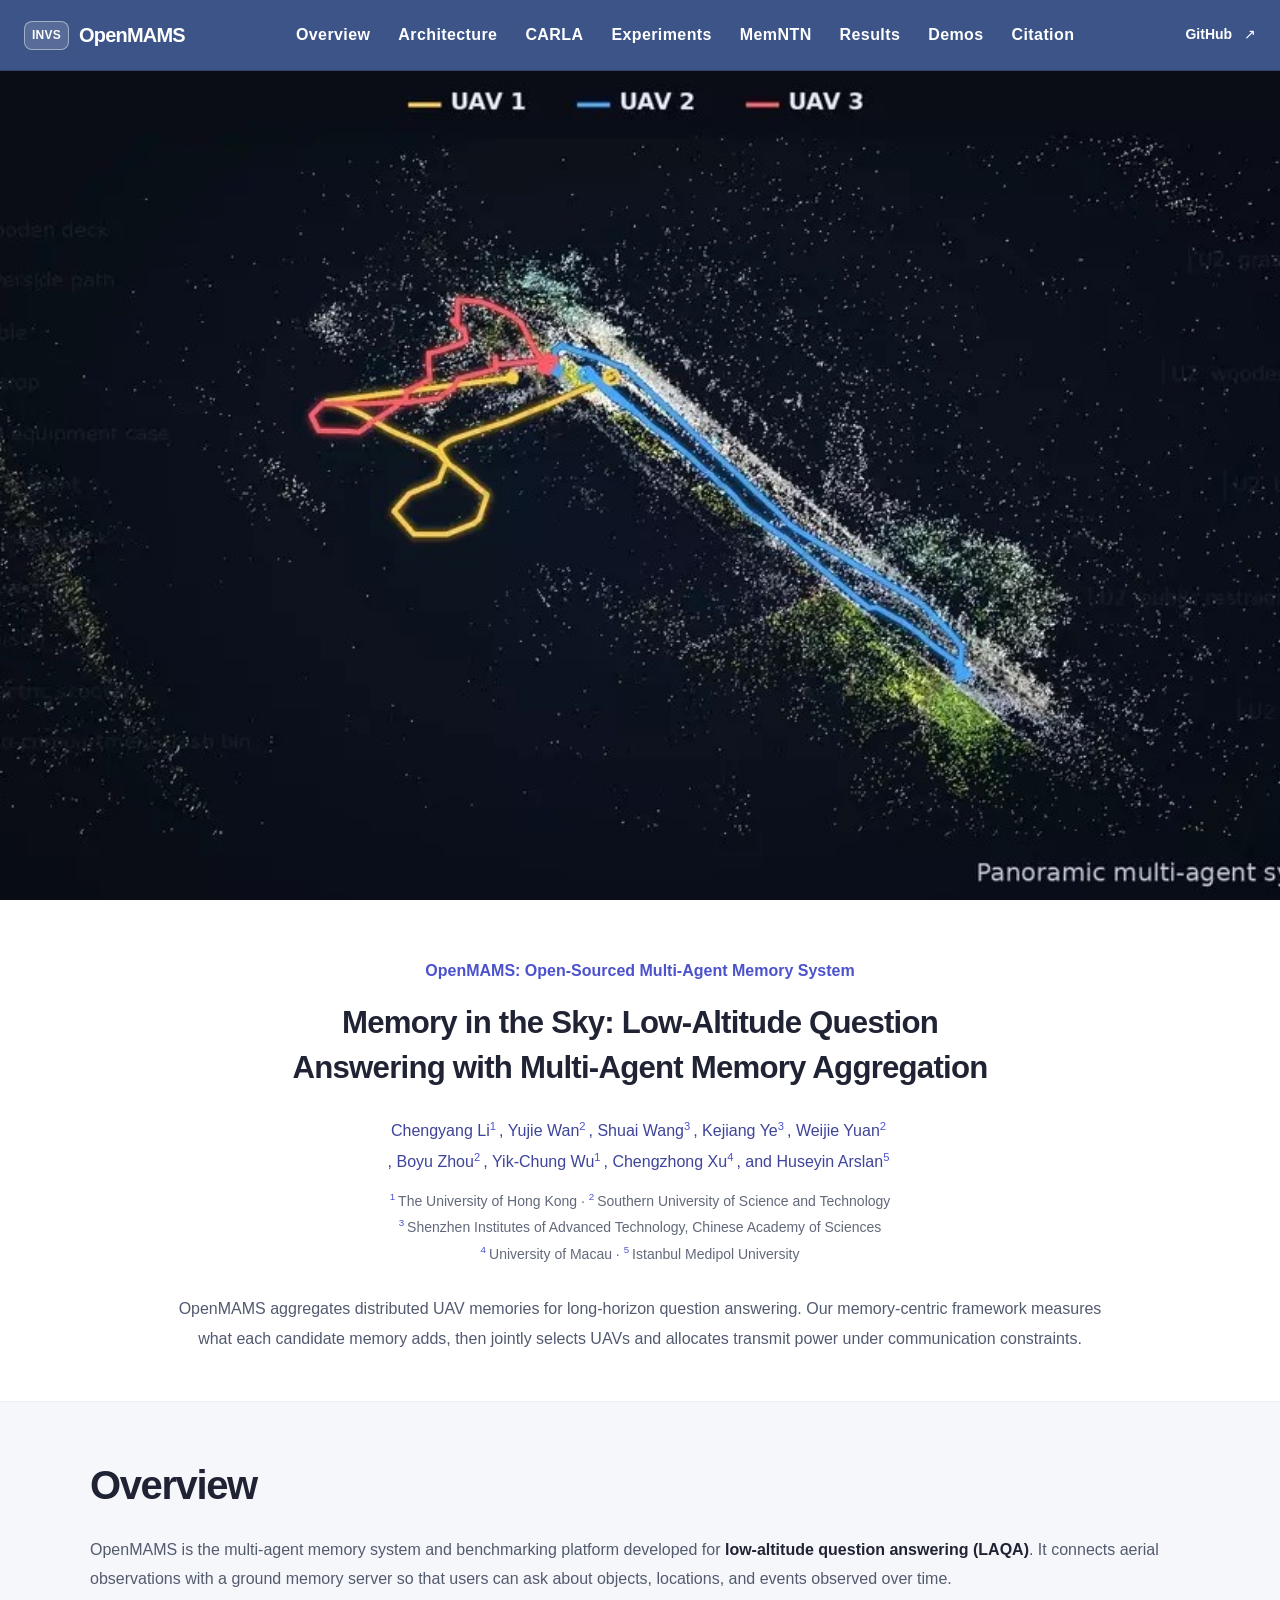
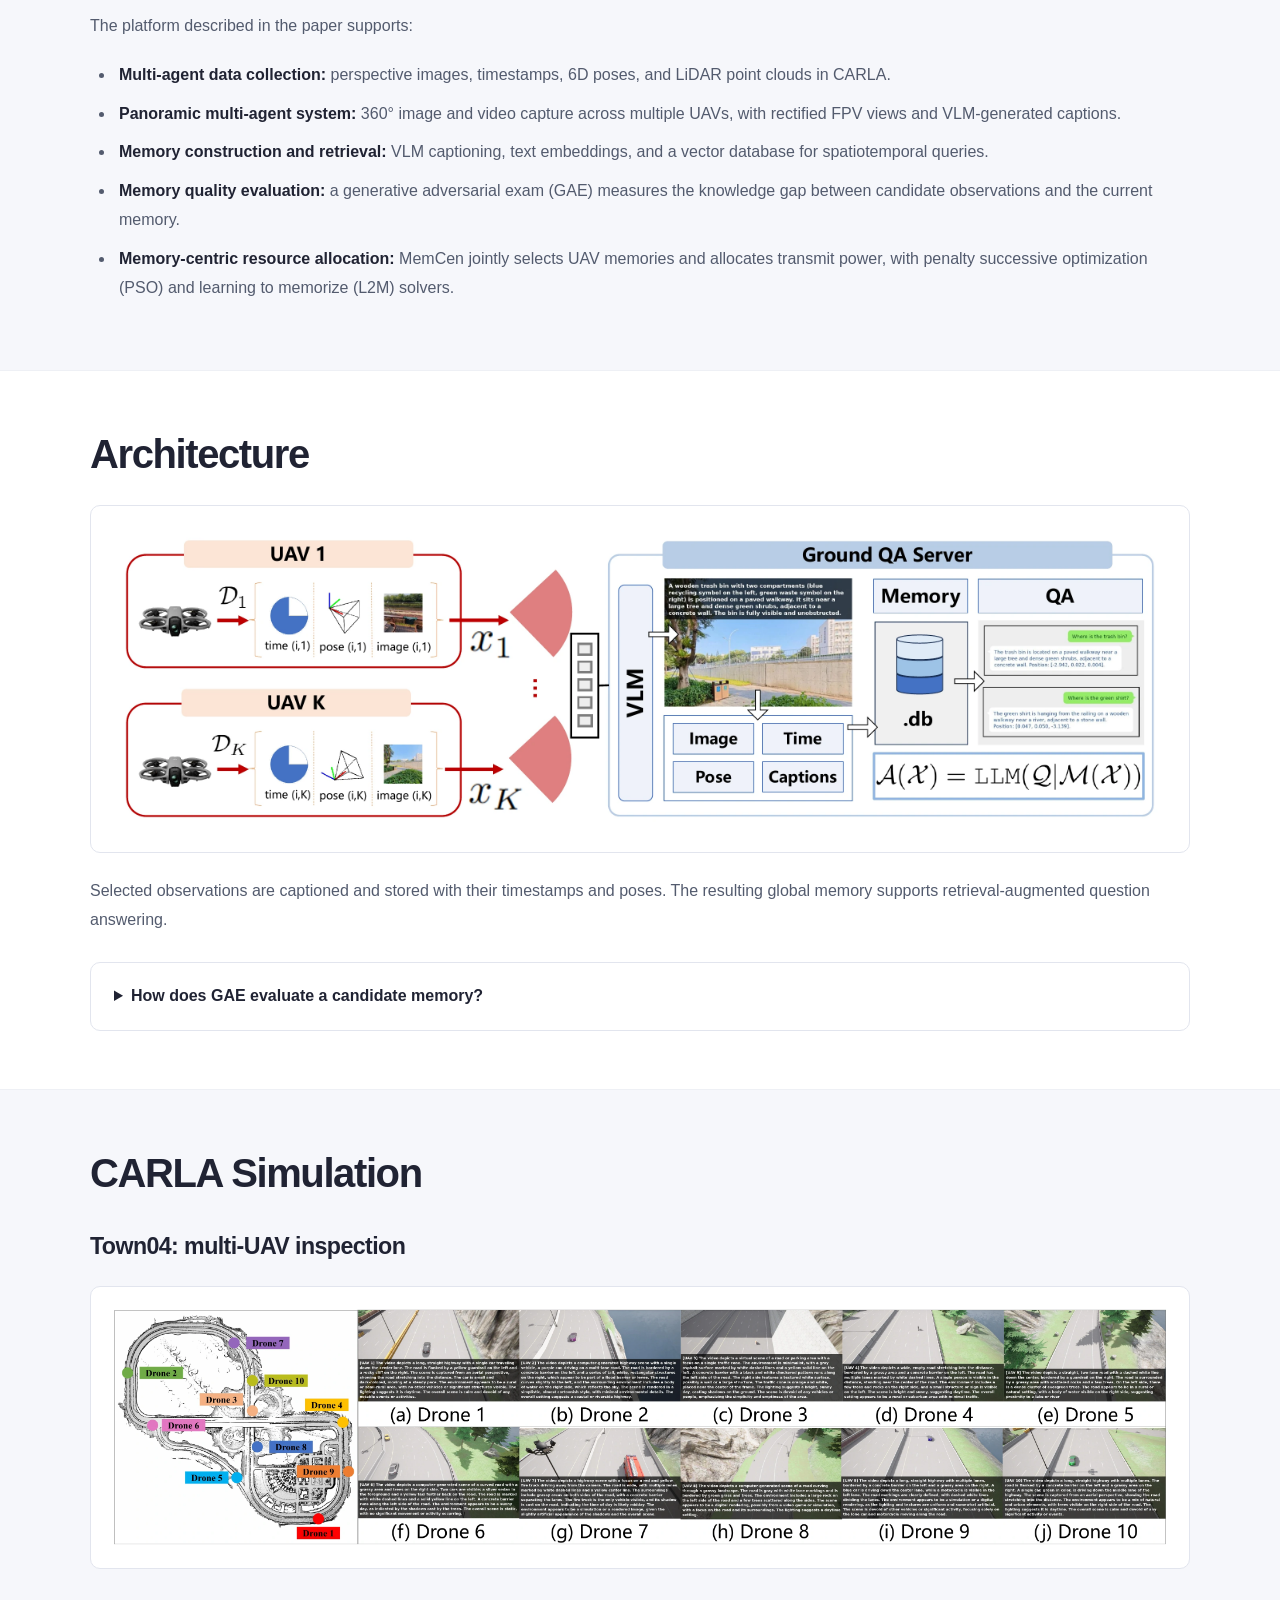
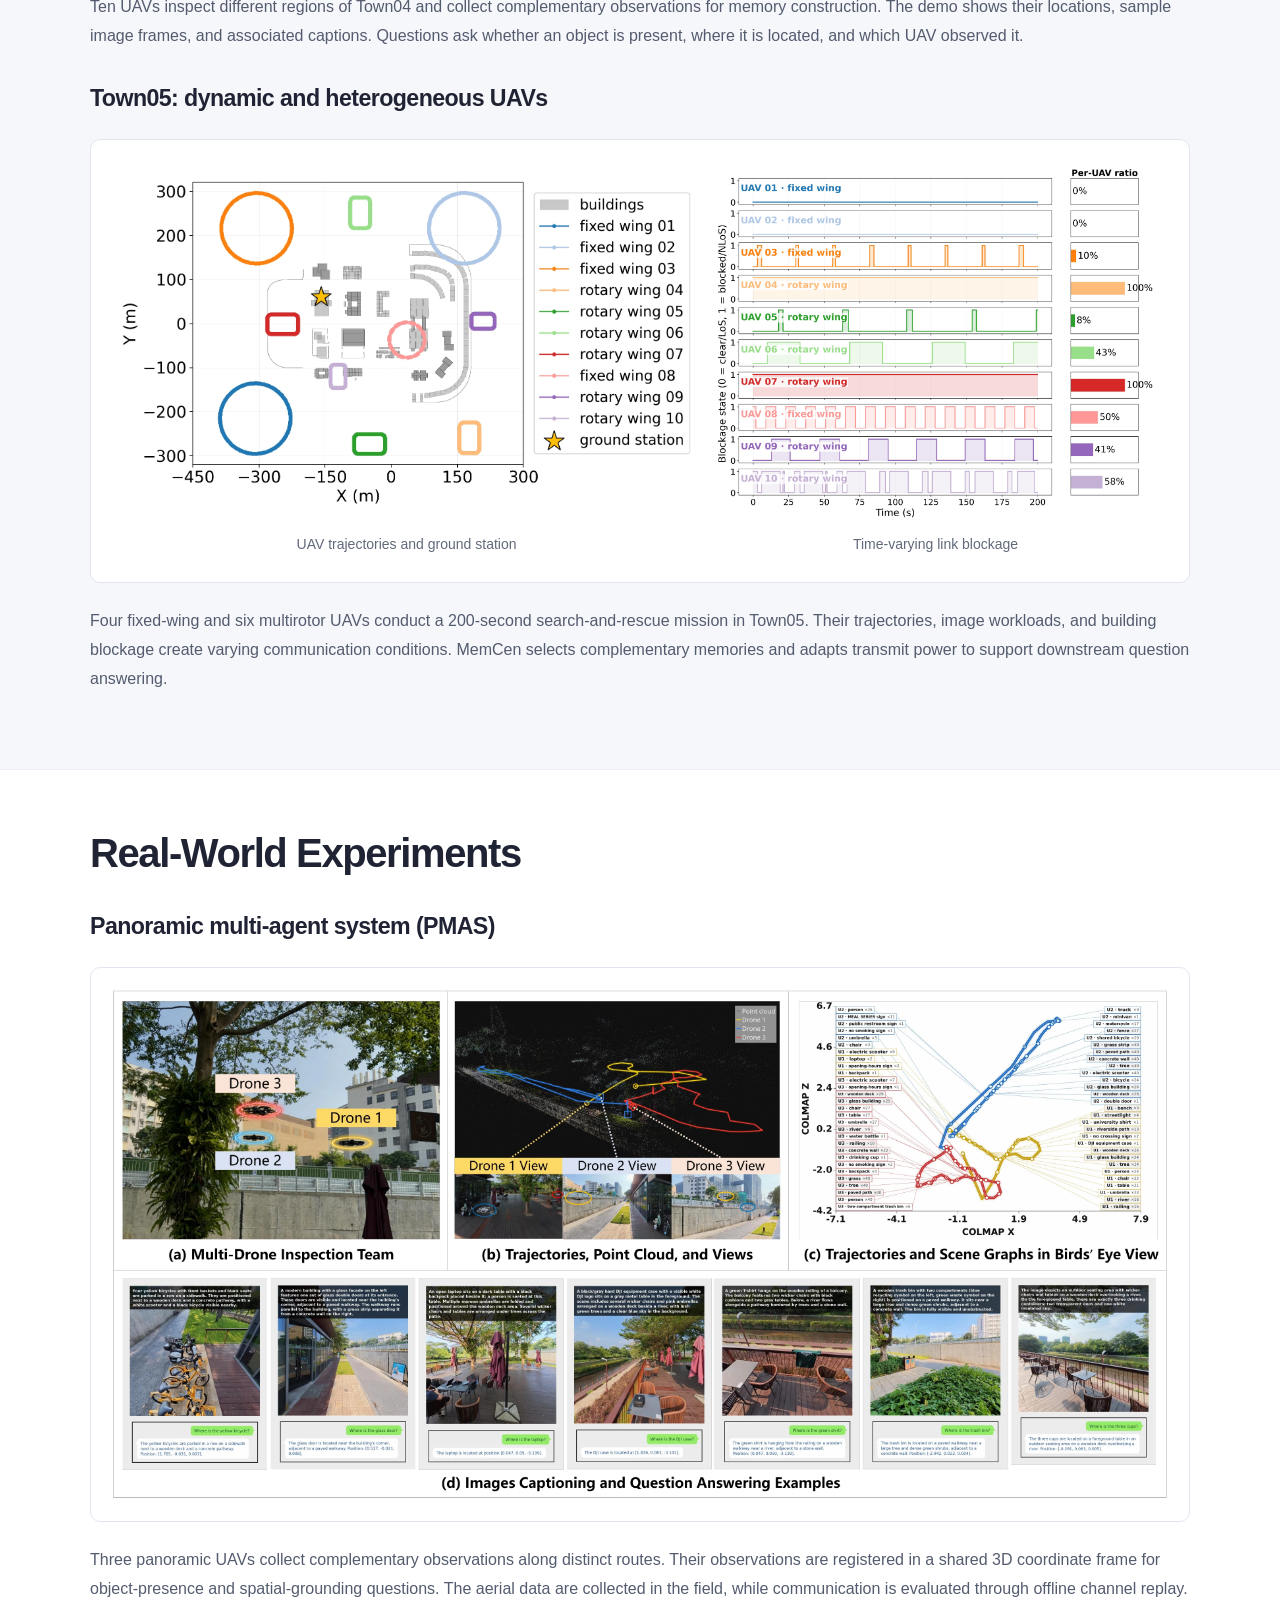
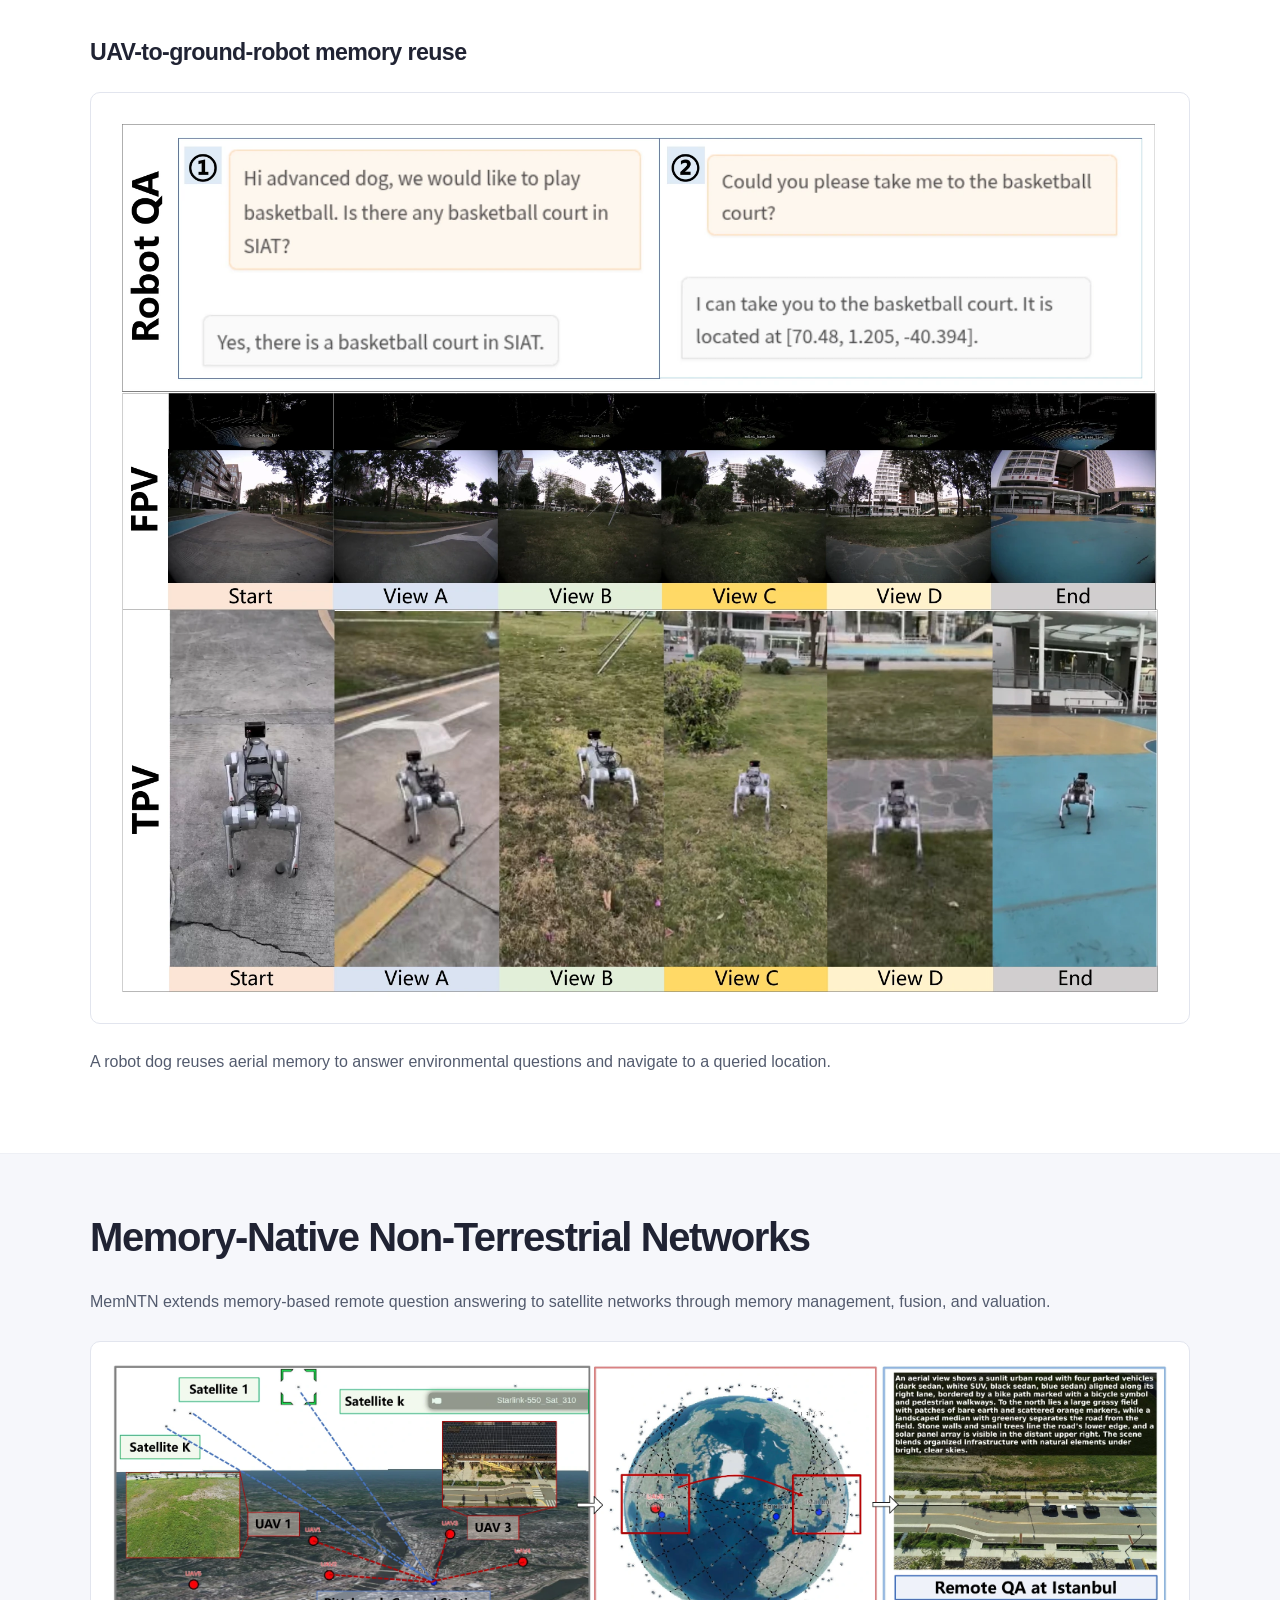
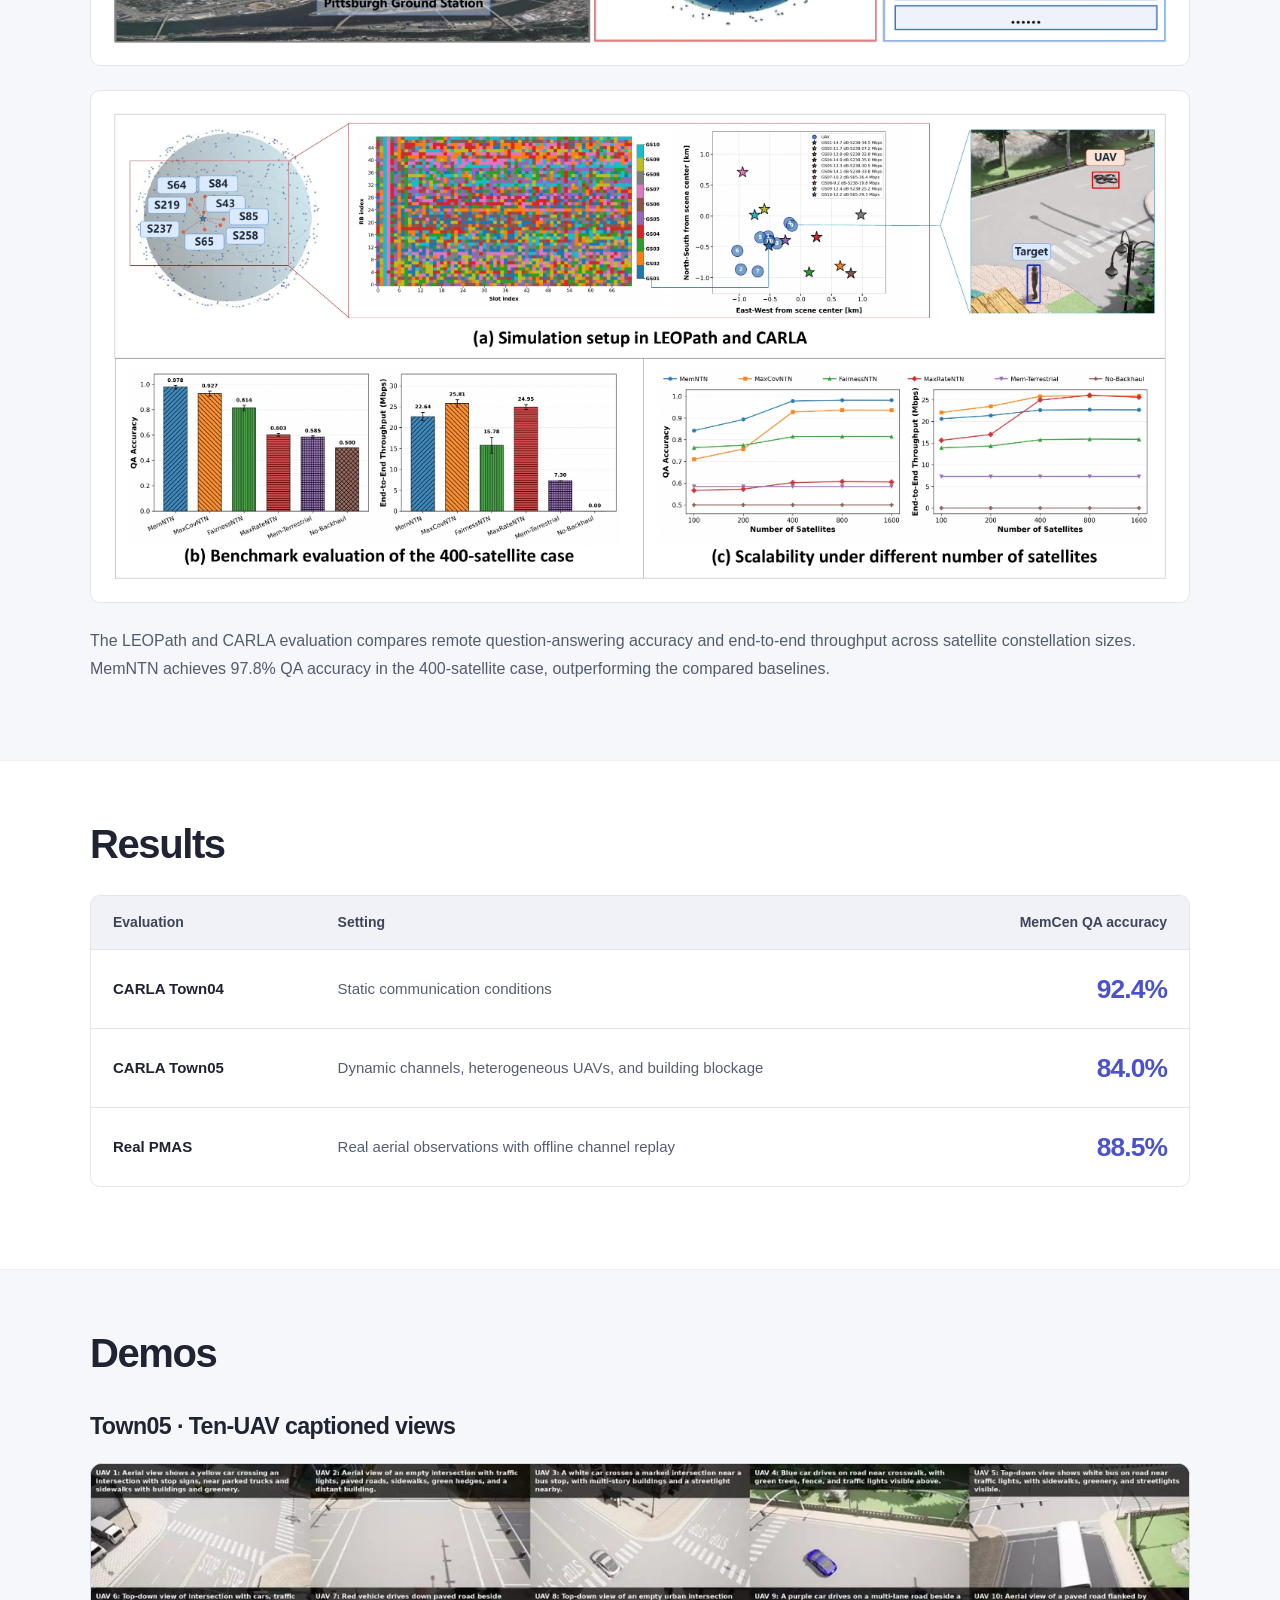
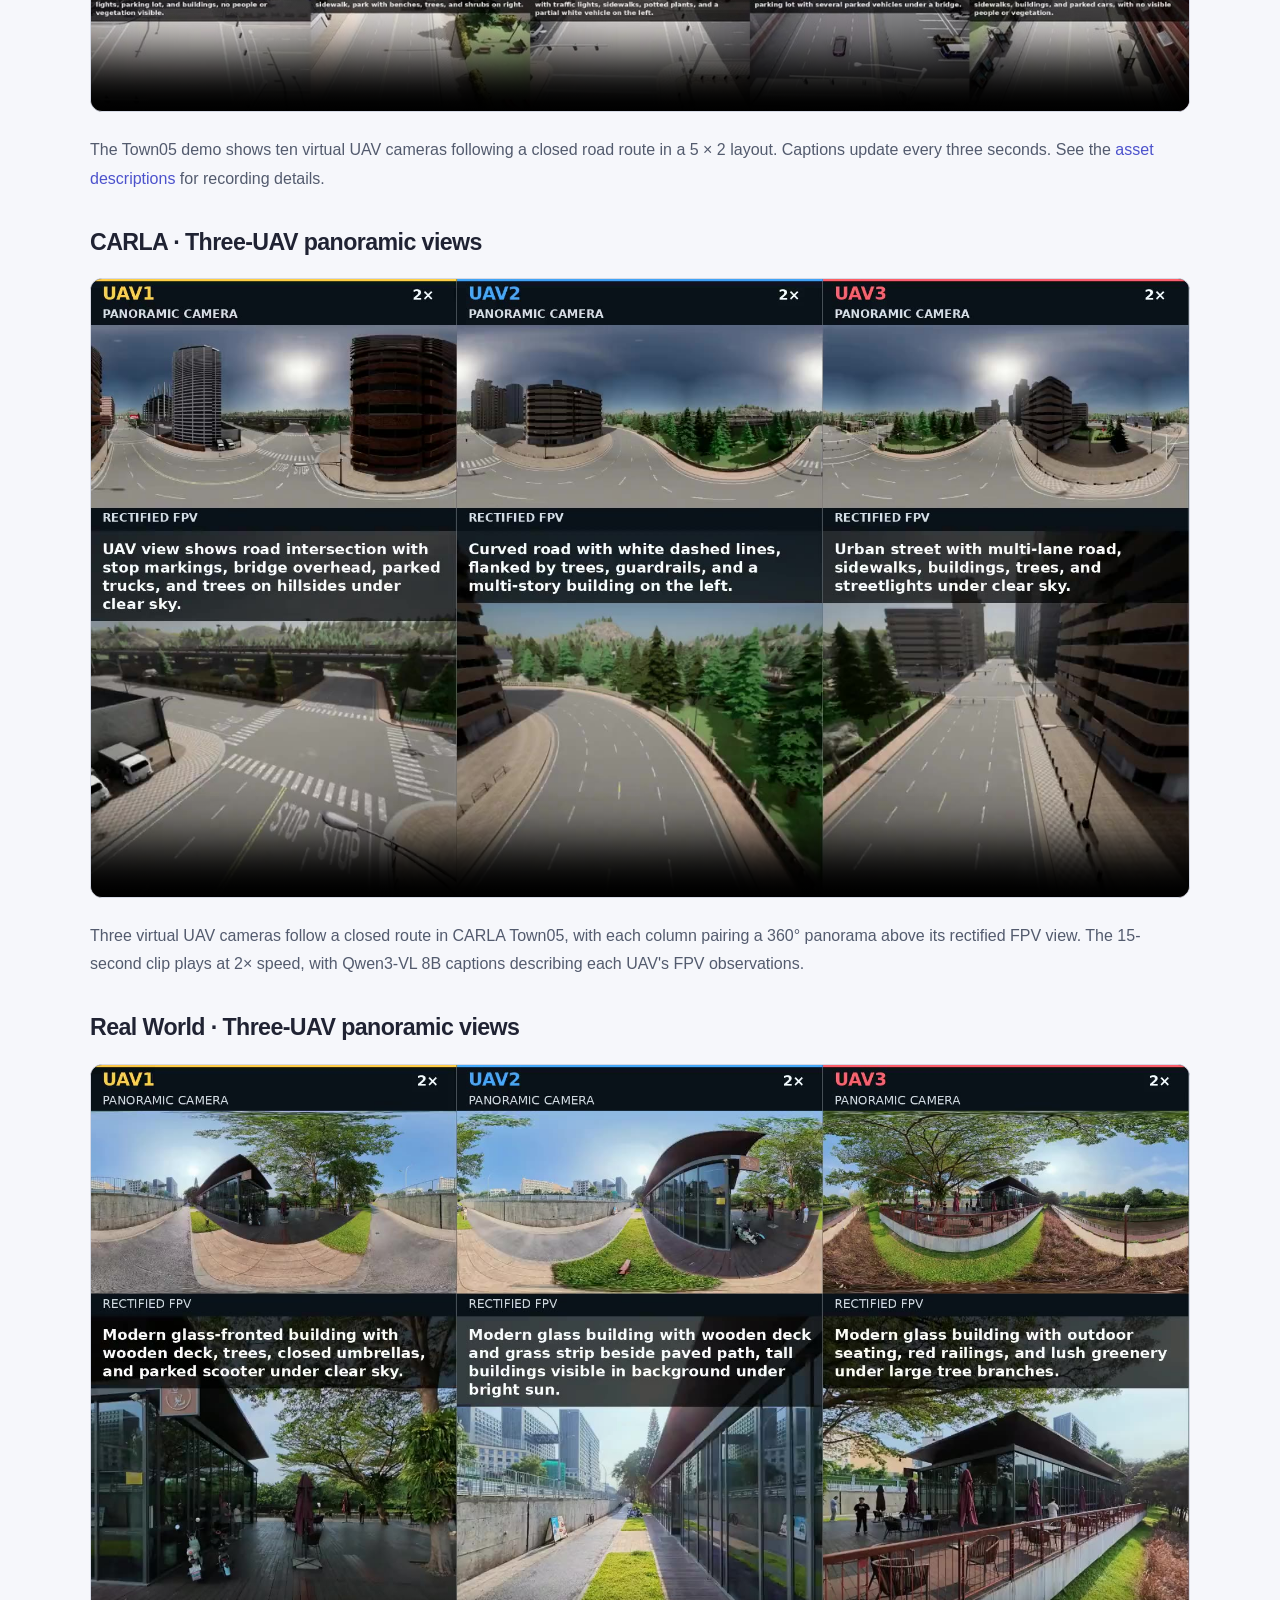
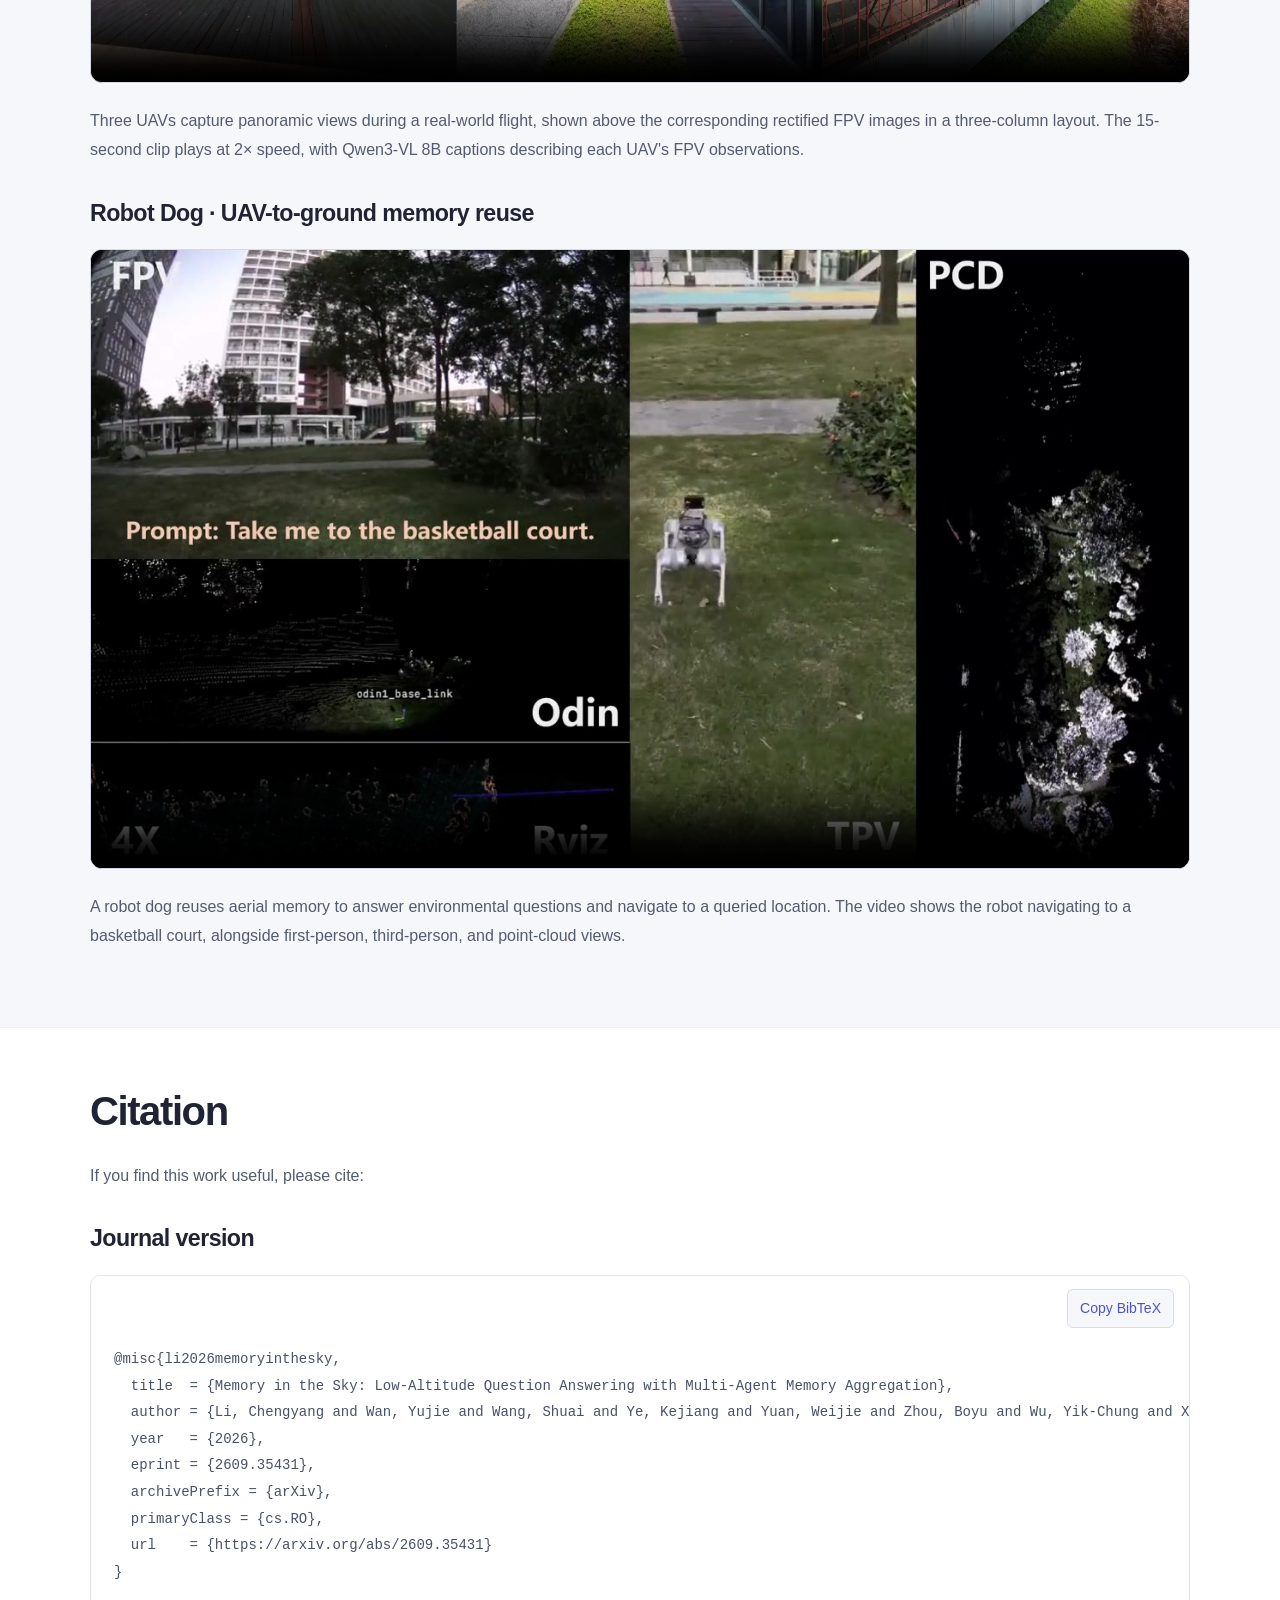
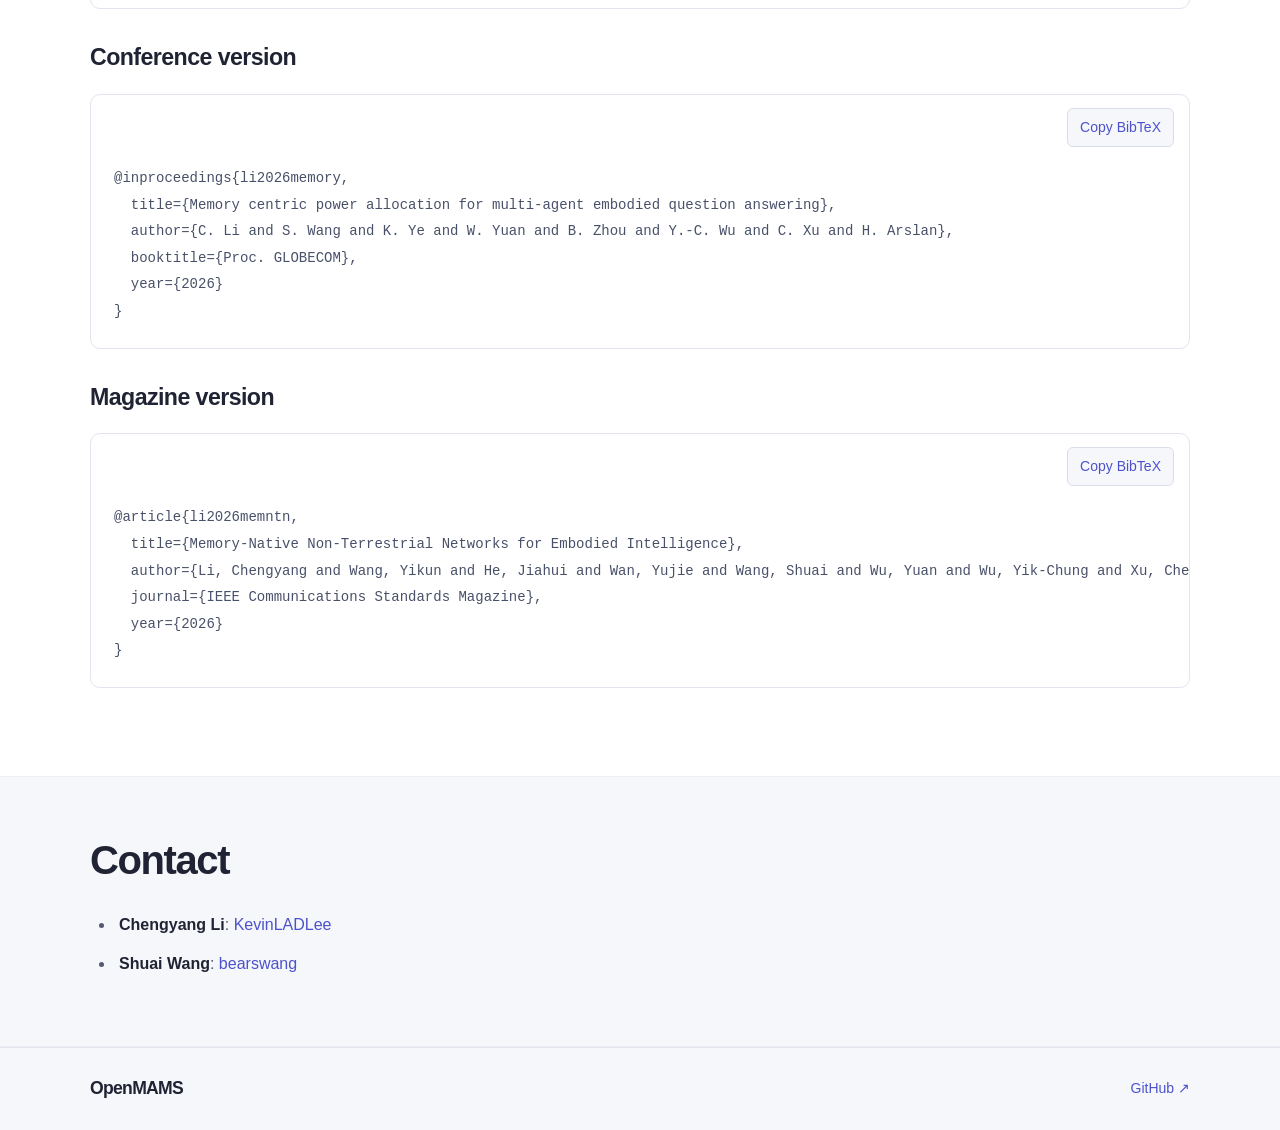
<file: index.html>
<!doctype html>
<html lang="en">
<head>
  <meta charset="utf-8">
  <meta name="viewport" content="width=device-width, initial-scale=1">
  <meta name="description" content="OpenMAMS aggregates distributed UAV memories for long-horizon question answering. Our memory-centric framework measures what each candidate memory adds, then jointly selects UAVs and allocates transmit power under communication constraints.">
  <meta name="theme-color" content="#3c5488">
  <meta property="og:title" content="OpenMAMS: Open-Sourced Multi-Agent Memory System">
  <meta property="og:description" content="OpenMAMS aggregates distributed UAV memories for long-horizon question answering. Our memory-centric framework measures what each candidate memory adds, then jointly selects UAVs and allocates transmit power under communication constraints.">
  <meta property="og:type" content="website">
  <title>OpenMAMS: Open-Sourced Multi-Agent Memory System</title>
  <link rel="icon" type="image/svg+xml" href="data:image/svg+xml,%3Csvg xmlns='http://www.w3.org/2000/svg' viewBox='0 0 32 32'%3E%3Crect width='32' height='32' rx='8' fill='%234c52cc'/%3E%3Cpath d='M7 23V10l9 7 9-7v13M7 10l9-4 9 4' fill='none' stroke='white' stroke-width='2.5' stroke-linejoin='round'/%3E%3C/svg%3E">
  <link rel="stylesheet" href="project.css">
  <script src="project.js" defer></script>
</head>
<body>
  <a class="skip-link" href="#main">Skip to content</a>
  <header class="site-header"><nav class="navigation container" aria-label="Main navigation">
    <a class="wordmark" href="index.html#top" aria-label="OpenMAMS home"><span class="brand-symbol" aria-hidden="true">INVS</span>OpenMAMS</a>
    <button class="menu-toggle" type="button" aria-expanded="false" aria-controls="navigation-panel" hidden>Menu <span aria-hidden="true">☰</span></button>
    <div class="navigation-panel" id="navigation-panel">
    <div class="nav-links"><a href="#overview">Overview</a><a href="#architecture">Architecture</a><a href="#carla-simulation">CARLA</a><a href="#real-world-experiments">Experiments</a><a href="#memory-native-non-terrestrial-networks">MemNTN</a><a href="#results">Results</a><a href="#demos">Demos</a><a href="#citation">Citation</a></div>
    <a class="nav-code" href="https://github.com/SIAT-INVS/OpenMAMS">GitHub <span aria-hidden="true">↗</span></a>
    </div>
  </nav></header>
  <main id="main"><section aria-label="Panoramic multi-agent system demonstration" class="header-video" id="top"><video aria-label="Panoramic multi-agent system: rotating COLMAP point cloud, three UAV trajectories, and semantic observation anchors." autoplay="" data-autoplay="" id="map-video" loop="" muted="" playsinline="" poster="assets/pmas-semantic-map-poster.jpg" preload="metadata"><source src="assets/pmas-semantic-map.mp4" type="video/mp4"/>Your browser does not support HTML video. <a href="assets/pmas-semantic-map.mp4">Download</a></video></section><section class="paper-intro" id="paper"><h1 class="project-label" id="openmams-open-sourced-multi-agent-memory-system">OpenMAMS: Open-Sourced Multi-Agent Memory System</h1>
<h2 class="paper-title" id="memory-in-the-sky-low-altitude-question-answering-with-multi-agent-memory-aggregation">Memory in the Sky: Low-Altitude Question Answering with Multi-Agent Memory Aggregation</h2>
<p class="authors"><span class="author">Chengyang Li<sup>1</sup></span>, <span class="author">Yujie Wan<sup>2</sup></span>, <span class="author">Shuai Wang<sup>3</sup></span>, <span class="author">Kejiang Ye<sup>3</sup></span>, <span class="author">Weijie Yuan<sup>2</sup></span>, <span class="author">Boyu Zhou<sup>2</sup></span>, <span class="author">Yik-Chung Wu<sup>1</sup></span>, <span class="author">Chengzhong Xu<sup>4</sup></span>, and <span class="author">Huseyin Arslan<sup>5</sup></span></p>
<p class="affiliations"><sup>1</sup>The University of Hong Kong · <sup>2</sup>Southern University of Science and Technology<br/>
<sup>3</sup>Shenzhen Institutes of Advanced Technology, Chinese Academy of Sciences<br/>
<sup>4</sup>University of Macau · <sup>5</sup>Istanbul Medipol University</p>



<blockquote>
<p>OpenMAMS aggregates distributed UAV memories for long-horizon question answering. Our memory-centric framework measures what each candidate memory adds, then jointly selects UAVs and allocates transmit power under communication constraints.</p>
</blockquote>
</section><section class="section tinted" id="overview"><div class="container"><h2>Overview</h2>
<p>OpenMAMS is the multi-agent memory system and benchmarking platform developed for <strong>low-altitude question answering (LAQA)</strong>. It connects aerial observations with a ground memory server so that users can ask about objects, locations, and events observed over time.</p>
<p>The platform described in the paper supports:</p>
<ul>
<li><strong>Multi-agent data collection:</strong> perspective images, timestamps, 6D poses, and LiDAR point clouds in CARLA.</li>
<li><strong>Panoramic multi-agent system:</strong> 360° image and video capture across multiple UAVs, with rectified FPV views and VLM-generated captions.</li>
<li><strong>Memory construction and retrieval:</strong> VLM captioning, text embeddings, and a vector database for spatiotemporal queries.</li>
<li><strong>Memory quality evaluation:</strong> a generative adversarial exam (GAE) measures the knowledge gap between candidate observations and the current memory.</li>
<li><strong>Memory-centric resource allocation:</strong> MemCen jointly selects UAV memories and allocates transmit power, with penalty successive optimization (PSO) and learning to memorize (L2M) solvers.</li>
</ul>
</div></section><section class="section" id="architecture"><div class="container"><h2>Architecture</h2>
<p><a href="assets/architecture.webp" rel="noopener" target="_blank"><img alt="LAQA architecture: distributed UAV observations are uploaded to a ground server for memory construction and question answering." decoding="async" loading="lazy" src="assets/architecture.webp"/></a></p>
<p>Selected observations are captioned and stored with their timestamps and poses. The resulting global memory supports retrieval-augmented question answering.</p>
<details>
<summary><strong>How does GAE evaluate a candidate memory?</strong></summary>
<p><a href="assets/generative-adversarial-exam.webp" rel="noopener" target="_blank"><img alt="GAE pipeline with pilot upload, exam generation, and practice testing against the current memory." decoding="async" loading="lazy" src="assets/generative-adversarial-exam.webp"/></a></p>
<p>GAE generates questions grounded in candidate observations and tests whether the current global memory can answer them. Unanswered questions reveal missing knowledge and quantify the value of acquiring that candidate memory. MemCen combines this task utility with payload sizes, channel conditions, interference, and power constraints.</p>
</details>
</div></section><section class="section tinted" id="carla-simulation"><div class="container"><h2>CARLA Simulation</h2>
<h3 id="town04-multi-uav-inspection">Town04: multi-UAV inspection</h3>
<p><a href="assets/carla-town04.webp" rel="noopener" target="_blank"><img alt="CARLA Town04 ten-UAV demo showing UAV locations, image frames, and their associated captions." decoding="async" loading="lazy" src="assets/carla-town04.webp"/></a></p>
<p>Ten UAVs inspect different regions of Town04 and collect complementary observations for memory construction. The demo shows their locations, sample image frames, and associated captions. Questions ask whether an object is present, where it is located, and which UAV observed it.</p>
<h3 id="town05-dynamic-and-heterogeneous-uavs">Town05: dynamic and heterogeneous UAVs</h3>
<table class="figure-table">
<tr>
<td align="center" valign="middle"><a href="assets/carla-town05.webp" rel="noopener" target="_blank"><img alt="CARLA Town05 building geometry, ground station, and flight trajectories of four fixed-wing and six multirotor UAVs." decoding="async" loading="lazy" src="assets/carla-town05.webp"/></a></td>
<td align="center" valign="middle"><a href="assets/carla-town05-blockage.webp" rel="noopener" target="_blank"><img alt="Time-varying blockage across the ten UAV links in Town05, with per-UAV blockage ratios." decoding="async" loading="lazy" src="assets/carla-town05-blockage.webp"/></a></td>
</tr>
<tr>
<td align="center">UAV trajectories and ground station</td>
<td align="center">Time-varying link blockage</td>
</tr>
</table>
<p>Four fixed-wing and six multirotor UAVs conduct a 200-second search-and-rescue mission in Town05. Their trajectories, image workloads, and building blockage create varying communication conditions. MemCen selects complementary memories and adapts transmit power to support downstream question answering.</p>
</div></section><section class="section" id="real-world-experiments"><div class="container"><h2>Real-World Experiments</h2>
<h3 id="panoramic-multi-agent-system-pmas">Panoramic multi-agent system (PMAS)</h3>
<p><a href="assets/pmas-real-demo.png" rel="noopener" target="_blank" aria-label="Open the full-resolution PMAS experiment figure"><img alt="PMAS field experiment: three-UAV inspection team, COLMAP point cloud and trajectories, scene graphs, and captioned images with question-answering examples." decoding="async" loading="lazy" src="assets/pmas-real-demo.webp" width="3200" height="1546"/></a></p>
<p>Three panoramic UAVs collect complementary observations along distinct routes. Their observations are registered in a shared 3D coordinate frame for object-presence and spatial-grounding questions. The aerial data are collected in the field, while communication is evaluated through offline channel replay.</p>
<h3 id="uav-to-ground-robot-memory-reuse">UAV-to-ground-robot memory reuse</h3>
<p><a href="assets/uav-ground-robot.webp" rel="noopener" target="_blank"><img alt="A robot dog answers questions and navigates to a basketball court using previously acquired UAV memory." decoding="async" loading="lazy" src="assets/uav-ground-robot.webp"/></a></p>
<p>A robot dog reuses aerial memory to answer environmental questions and navigate to a queried location.</p>
</div></section><section class="section tinted" id="memory-native-non-terrestrial-networks"><div class="container"><h2>Memory-Native Non-Terrestrial Networks</h2>
<p>MemNTN extends memory-based remote question answering to satellite networks through memory management, fusion, and valuation.</p>
<p><a href="assets/memntn_fig1.webp" rel="noopener" target="_blank"><img alt="MemNTN: UAV perception in Pittsburgh, a satellite constellation, and remote question answering in Istanbul." decoding="async" loading="lazy" src="assets/memntn_fig1.webp"/></a></p>
<p><a href="assets/memntn_fig4.webp" rel="noopener" target="_blank"><img alt="MemNTN evaluation results: LEOPath and CARLA setup, the 400-satellite benchmark, and constellation-size comparisons." decoding="async" loading="lazy" src="assets/memntn_fig4.webp"/></a></p>
<p>The LEOPath and CARLA evaluation compares remote question-answering accuracy and end-to-end throughput across satellite constellation sizes. MemNTN achieves 97.8% QA accuracy in the 400-satellite case, outperforming the compared baselines.</p>
</div></section><section class="section" id="results"><div class="container"><h2>Results</h2>
<div aria-label="Table" class="table-scroll" role="region" tabindex="0"><table class="data-table">
<thead>
<tr>
<th>Evaluation</th>
<th>Setting</th>
<th style="text-align: right;">MemCen QA accuracy</th>
</tr>
</thead>
<tbody>
<tr>
<td>CARLA Town04</td>
<td>Static communication conditions</td>
<td style="text-align: right;"><strong>92.4%</strong></td>
</tr>
<tr>
<td>CARLA Town05</td>
<td>Dynamic channels, heterogeneous UAVs, and building blockage</td>
<td style="text-align: right;"><strong>84.0%</strong></td>
</tr>
<tr>
<td>Real PMAS</td>
<td>Real aerial observations with offline channel replay</td>
<td style="text-align: right;"><strong>88.5%</strong></td>
</tr>
</tbody>
</table></div>
</div></section><section class="section tinted" id="demos"><div class="container"><h2>Demos</h2>
<h3 id="town05-ten-uav-captioned-views">Town05 · Ten-UAV captioned views</h3>
<figure class="demo-figure">
<div class="video-frame"><video aria-label="Town05 demo: ten UAV views with captions" autoplay="" controls="" data-autoplay="" loop="" muted="" playsinline="" poster="assets/town05_10uavs-poster.jpg" preload="none"><source src="assets/town05_10uavs.mp4" type="video/mp4"/>Your browser does not support HTML video. <a href="assets/town05_10uavs.mp4">Download</a></video></div>
</figure>
<p>The Town05 demo shows ten virtual UAV cameras following a closed road route in a
5 × 2 layout. Captions update every three seconds. See the
<a href="assets.html">asset descriptions</a> for recording details.</p>
<h3 id="carla-three-uav-panoramic-views">CARLA · Three-UAV panoramic views</h3>
<figure class="demo-figure">
<div class="video-frame"><video aria-label="CARLA demo: three UAV panoramas and captioned rectified FPV views" autoplay="" controls="" data-autoplay="" loop="" muted="" playsinline="" poster="assets/carla-panorama-3uavs-poster.jpg" preload="none"><source src="assets/carla-panorama-3uavs.mp4" type="video/mp4"/>Your browser does not support HTML video. <a href="assets/carla-panorama-3uavs.mp4">Download</a></video></div>
</figure>
<p>Three virtual UAV cameras follow a closed route in CARLA Town05, with each column pairing a 360° panorama above its rectified FPV view. The 15-second clip plays at 2× speed, with Qwen3-VL 8B captions describing each UAV's FPV observations.</p>
<h3 id="real-world-three-uav-panoramic-views">Real World · Three-UAV panoramic views</h3>
<figure class="demo-figure">
<div class="video-frame"><video aria-label="Real-world demo: three UAV panoramas and captioned rectified FPV views" autoplay="" controls="" data-autoplay="" loop="" muted="" playsinline="" poster="assets/real-panorama-3uavs-poster.jpg" preload="none"><source src="assets/real-panorama-3uavs.mp4" type="video/mp4"/>Your browser does not support HTML video. <a href="assets/real-panorama-3uavs.mp4">Download</a></video></div>
</figure>
<p>Three UAVs capture panoramic views during a real-world flight, shown above the corresponding rectified FPV images in a three-column layout. The 15-second clip plays at 2× speed, with Qwen3-VL 8B captions describing each UAV's FPV observations.</p>

<h3 id="robot-dog">Robot Dog · UAV-to-ground memory reuse</h3>
<figure class="demo-figure"><div class="video-frame">
<video aria-label="Robot dog navigating to a basketball court using aerial memory" autoplay="" controls="" data-autoplay="" loop="" muted="" playsinline="" poster="assets/robot-dog-poster.jpg" preload="none">
<source src="assets/robot-dog.mp4" type="video/mp4"/>
    Your browser does not support HTML video. <a href="assets/robot-dog.mp4">Download</a>
</video>
</div></figure>
<p>A robot dog reuses aerial memory to answer environmental questions and navigate to a queried location. The video shows the robot navigating to a basketball court, alongside first-person, third-person, and point-cloud views.</p>
</div></section><section class="section" id="citation"><div class="container"><h2>Citation</h2>
<p>If you find this work useful, please cite:</p>
<h3 id="journal-version">Journal version</h3>
<div class="citation-block"><button aria-label="Copy citation 1 BibTeX" class="copy-button" data-copy="bibtex-0">Copy BibTeX</button><pre><code class="language-bibtex" id="bibtex-0">@misc{li2026memoryinthesky,
  title  = {Memory in the Sky: Low-Altitude Question Answering with Multi-Agent Memory Aggregation},
  author = {Li, Chengyang and Wan, Yujie and Wang, Shuai and Ye, Kejiang and Yuan, Weijie and Zhou, Boyu and Wu, Yik-Chung and Xu, Chengzhong and Arslan, Huseyin},
  year   = {2026},
  eprint = {2609.35431},
  archivePrefix = {arXiv},
  primaryClass = {cs.RO},
  url    = {https://arxiv.org/abs/2609.35431}
}
</code></pre></div>
<h3 id="conference-version">Conference version</h3>
<div class="citation-block"><button aria-label="Copy citation 2 BibTeX" class="copy-button" data-copy="bibtex-1">Copy BibTeX</button><pre><code class="language-bibtex" id="bibtex-1">@inproceedings{li2026memory,
  title={Memory centric power allocation for multi-agent embodied question answering},
  author={C. Li and S. Wang and K. Ye and W. Yuan and B. Zhou and Y.-C. Wu and C. Xu and H. Arslan},
  booktitle={Proc. GLOBECOM},
  year={2026}
}
</code></pre></div>
<h3 id="magazine-version">Magazine version</h3>
<div class="citation-block"><button aria-label="Copy citation 3 BibTeX" class="copy-button" data-copy="bibtex-2">Copy BibTeX</button><pre><code class="language-bibtex" id="bibtex-2">@article{li2026memntn,
  title={Memory-Native Non-Terrestrial Networks for Embodied Intelligence},
  author={Li, Chengyang and Wang, Yikun and He, Jiahui and Wan, Yujie and Wang, Shuai and Wu, Yuan and Wu, Yik-Chung and Xu, Chengzhong and Arslan, Huseyin},
  journal={IEEE Communications Standards Magazine},
  year={2026}
}
</code></pre></div>
</div></section><section class="section tinted" id="contact"><div class="container"><h2>Contact</h2>
<ul>
<li><strong>Chengyang Li</strong>: <a href="https://github.com/KevinLADLee">KevinLADLee</a></li>
<li><strong>Shuai Wang</strong>: <a href="https://github.com/bearswang">bearswang</a></li>
</ul></div></section></main>
  <p class="container copy-status" id="copy-status" role="status" aria-live="polite"></p>
  <footer class="site-footer"><div class="container"><a class="wordmark" href="index.html#top">OpenMAMS</a><a href="https://github.com/SIAT-INVS/OpenMAMS">GitHub ↗</a></div></footer>
</body>
</html>
</file>
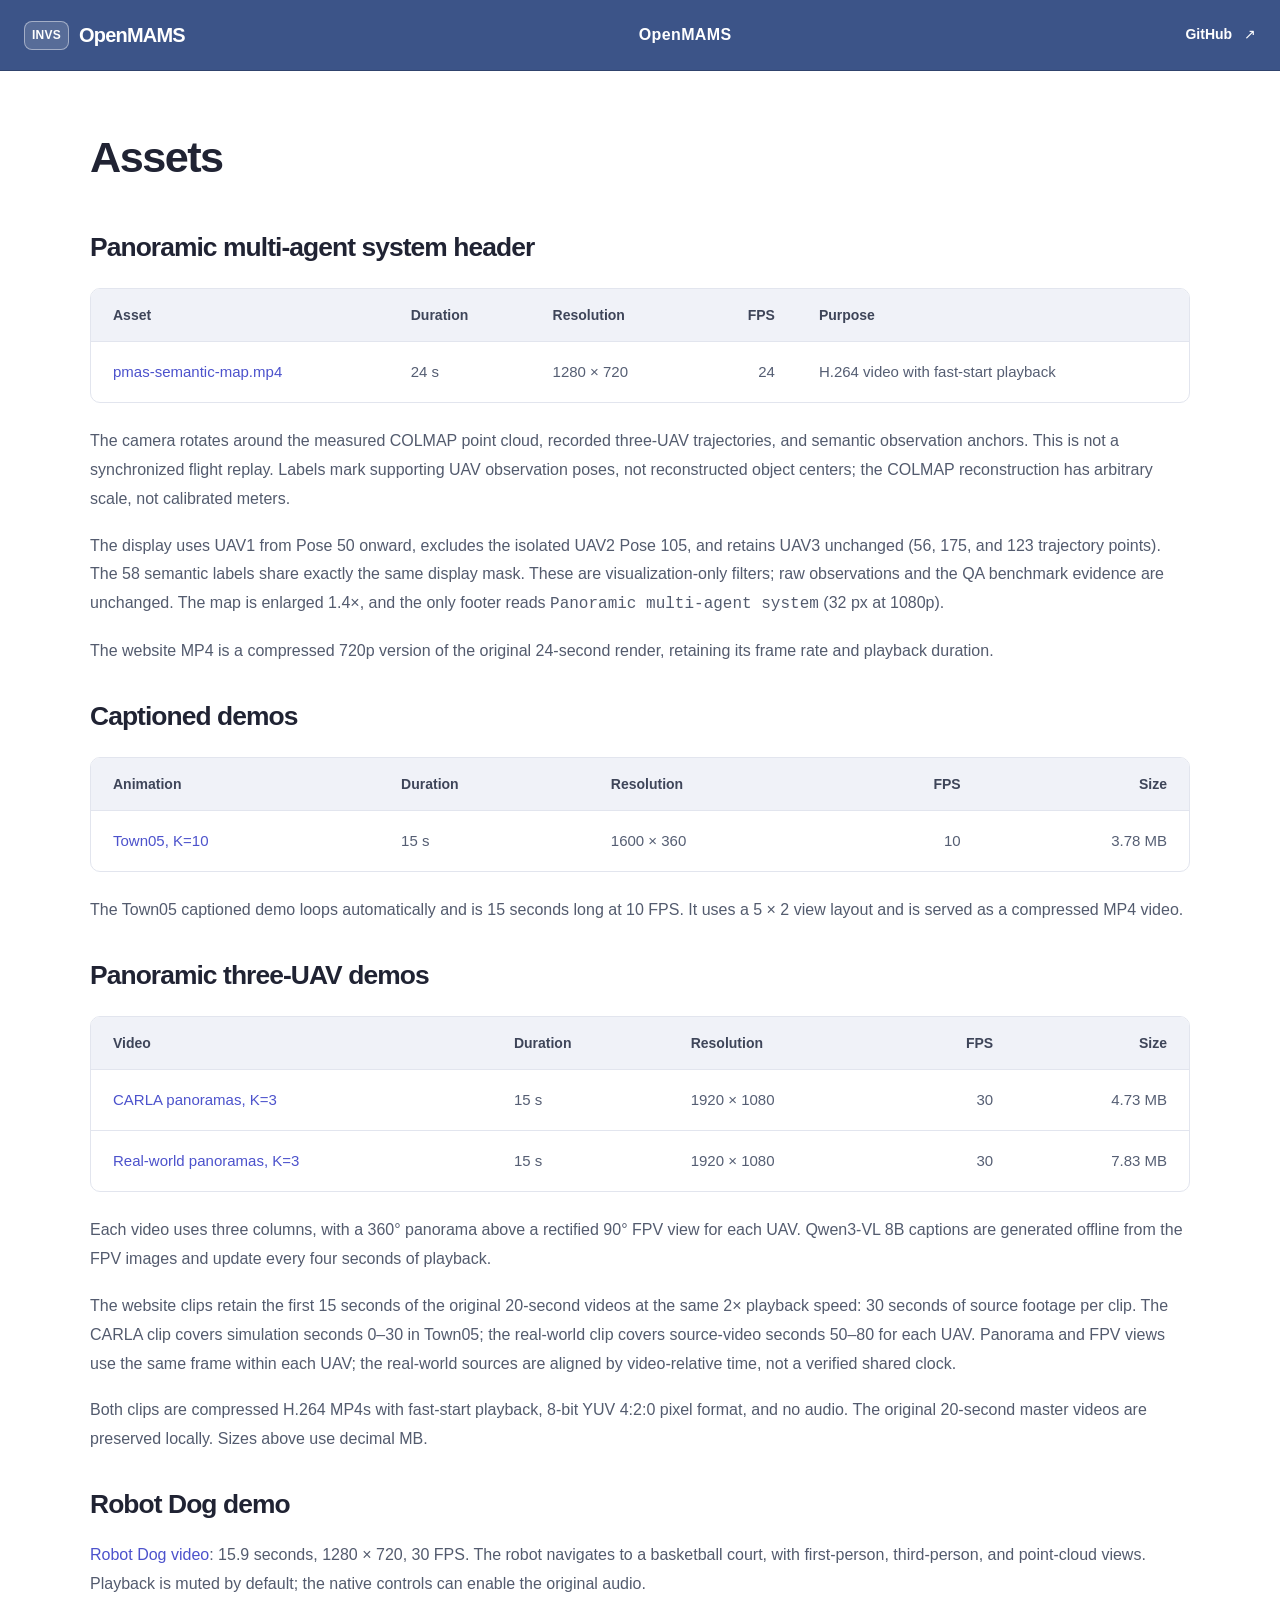
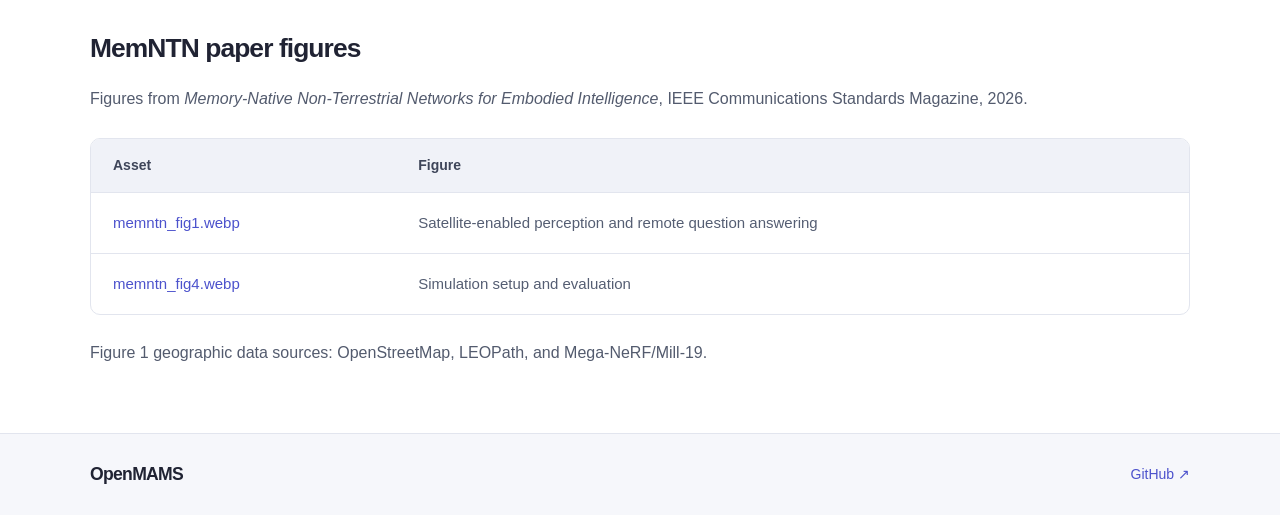
<file: assets.html>
<!doctype html>
<html lang="en">
<head>
  <meta charset="utf-8">
  <meta name="viewport" content="width=device-width, initial-scale=1">
  <meta name="description" content="OpenMAMS aggregates distributed UAV memories for long-horizon question answering. Our memory-centric framework measures what each candidate memory adds, then jointly selects UAVs and allocates transmit power under communication constraints.">
  <meta name="theme-color" content="#ffffff">
  <meta property="og:title" content="OpenMAMS · Assets">
  <meta property="og:description" content="OpenMAMS aggregates distributed UAV memories for long-horizon question answering. Our memory-centric framework measures what each candidate memory adds, then jointly selects UAVs and allocates transmit power under communication constraints.">
  <meta property="og:type" content="website">
  <title>OpenMAMS · Assets</title>
  <link rel="icon" type="image/svg+xml" href="data:image/svg+xml,%3Csvg xmlns='http://www.w3.org/2000/svg' viewBox='0 0 32 32'%3E%3Crect width='32' height='32' rx='8' fill='%234c52cc'/%3E%3Cpath d='M7 23V10l9 7 9-7v13M7 10l9-4 9 4' fill='none' stroke='white' stroke-width='2.5' stroke-linejoin='round'/%3E%3C/svg%3E">
  <link rel="stylesheet" href="project.css">
  <script src="project.js" defer></script>
</head>
<body>
  <a class="skip-link" href="#main">Skip to content</a>
  <header class="site-header"><nav class="navigation container" aria-label="Main navigation">
    <a class="wordmark" href="index.html#top" aria-label="OpenMAMS home"><span class="brand-symbol" aria-hidden="true">INVS</span>OpenMAMS</a>
    <button class="menu-toggle" type="button" aria-expanded="false" aria-controls="navigation-panel" hidden>Menu <span aria-hidden="true">☰</span></button>
    <div class="navigation-panel" id="navigation-panel">
    <div class="nav-links"><a href="index.html">OpenMAMS</a></div>
    <a class="nav-code" href="https://github.com/SIAT-INVS/OpenMAMS">GitHub <span aria-hidden="true">↗</span></a>
    </div>
  </nav></header>
  <main id="main" class="asset-page container"><h1 id="assets">Assets</h1>
<h2 id="panoramic-multi-agent-system-header">Panoramic multi-agent system header</h2>
<div aria-label="Asset table" class="table-scroll" role="region" tabindex="0"><table class="data-table">
<thead>
<tr>
<th>Asset</th>
<th>Duration</th>
<th>Resolution</th>
<th style="text-align: right;">FPS</th>
<th>Purpose</th>
</tr>
</thead>
<tbody>
<tr>
<td><a href="assets/pmas-semantic-map.mp4">pmas-semantic-map.mp4</a></td>
<td>24 s</td>
<td>1280 × 720</td>
<td style="text-align: right;">24</td>
<td>H.264 video with fast-start playback</td>
</tr>
</tbody>
</table></div>
<p>The camera rotates around the measured COLMAP point cloud, recorded three-UAV
trajectories, and semantic observation anchors. This is not a synchronized flight
replay. Labels mark supporting UAV observation poses, not reconstructed object
centers; the COLMAP reconstruction has arbitrary scale, not calibrated meters.</p>
<p>The display uses UAV1 from Pose 50 onward, excludes the isolated UAV2 Pose 105,
and retains UAV3 unchanged (56, 175, and 123 trajectory points). The 58 semantic
labels share exactly the same display mask. These are visualization-only filters;
raw observations and the QA benchmark evidence are unchanged. The map is enlarged
1.4×, and the only footer reads <code>Panoramic multi-agent system</code> (32 px at 1080p).</p>
<p>The website MP4 is a compressed 720p version of the original 24-second render, retaining its frame rate and playback duration.</p>
<h2 id="captioned-demos">Captioned demos</h2>
<div aria-label="Asset table" class="table-scroll" role="region" tabindex="0"><table class="data-table">
<thead>
<tr>
<th>Animation</th>
<th>Duration</th>
<th>Resolution</th>
<th style="text-align: right;">FPS</th>
<th style="text-align: right;">Size</th>
</tr>
</thead>
<tbody>
<tr>
<td><a href="assets/town05_10uavs.mp4">Town05, K=10</a></td>
<td>15 s</td>
<td>1600 × 360</td>
<td style="text-align: right;">10</td>
<td style="text-align: right;">3.78 MB</td>
</tr>
</tbody>
</table></div>
<p>The Town05 captioned demo loops automatically and is 15 seconds long at 10 FPS.
It uses a 5 × 2 view layout and is served as a compressed MP4 video.</p>
<h2 id="panoramic-three-uav-demos">Panoramic three-UAV demos</h2>
<div aria-label="Asset table" class="table-scroll" role="region" tabindex="0"><table class="data-table">
<thead>
<tr>
<th>Video</th>
<th>Duration</th>
<th>Resolution</th>
<th style="text-align: right;">FPS</th>
<th style="text-align: right;">Size</th>
</tr>
</thead>
<tbody>
<tr>
<td><a href="assets/carla-panorama-3uavs.mp4">CARLA panoramas, K=3</a></td>
<td>15 s</td>
<td>1920 × 1080</td>
<td style="text-align: right;">30</td>
<td style="text-align: right;">4.73 MB</td>
</tr>
<tr>
<td><a href="assets/real-panorama-3uavs.mp4">Real-world panoramas, K=3</a></td>
<td>15 s</td>
<td>1920 × 1080</td>
<td style="text-align: right;">30</td>
<td style="text-align: right;">7.83 MB</td>
</tr>
</tbody>
</table></div>
<p>Each video uses three columns, with a 360° panorama above a rectified 90° FPV view for each UAV. Qwen3-VL 8B captions are generated offline from the FPV images and update every four seconds of playback.</p>
<p>The website clips retain the first 15 seconds of the original 20-second videos at the same 2× playback speed: 30 seconds of source footage per clip. The CARLA clip covers simulation seconds 0–30 in Town05; the real-world clip covers source-video seconds 50–80 for each UAV. Panorama and FPV views use the same frame within each UAV; the real-world sources are aligned by video-relative time, not a verified shared clock.</p>
<p>Both clips are compressed H.264 MP4s with fast-start playback, 8-bit YUV 4:2:0 pixel format, and no audio. The original 20-second master videos are preserved locally. Sizes above use decimal MB.</p>
<h2 id="robot-dog-demo">Robot Dog demo</h2>
<p><a href="assets/robot-dog.mp4">Robot Dog video</a>: 15.9 seconds, 1280 × 720, 30 FPS. The robot navigates to a basketball court, with first-person, third-person, and point-cloud views. Playback is muted by default; the native controls can enable the original audio.</p>
<h2 id="memntn-paper-figures">MemNTN paper figures</h2>
<p>Figures from <em>Memory-Native Non-Terrestrial Networks for Embodied Intelligence</em>,
IEEE Communications Standards Magazine, 2026.</p>
<div aria-label="Asset table" class="table-scroll" role="region" tabindex="0"><table class="data-table">
<thead>
<tr>
<th>Asset</th>
<th>Figure</th>
</tr>
</thead>
<tbody>
<tr>
<td><a href="assets/memntn_fig1.webp">memntn_fig1.webp</a></td>
<td>Satellite-enabled perception and remote question answering</td>
</tr>
<tr>
<td><a href="assets/memntn_fig4.webp">memntn_fig4.webp</a></td>
<td>Simulation setup and evaluation</td>
</tr>
</tbody>
</table></div>
<p>Figure 1 geographic data sources: OpenStreetMap, LEOPath, and Mega-NeRF/Mill-19.</p></main>
  <p class="container copy-status" id="copy-status" role="status" aria-live="polite"></p>
  <footer class="site-footer"><div class="container"><a class="wordmark" href="index.html#top">OpenMAMS</a><a href="https://github.com/SIAT-INVS/OpenMAMS">GitHub ↗</a></div></footer>
</body>
</html>
</file>
<file: project.css>
:root {
  --ink: #202333;
  --muted: #62697b;
  --accent: #4c52cc;
  --line: #e2e5ee;
  --tint: #f6f7fb;
  --width: 1100px;
  --header-height: 70px;
  --nav-blue: #3c5488;
}
* { box-sizing: border-box; }
html { scroll-behavior: smooth; scroll-padding-top: calc(var(--header-height) + 24px); }
body { margin: 0; color: var(--ink); background: #fff; font: 16px/1.8 Inter,"Segoe UI",Arial,sans-serif; -webkit-font-smoothing: antialiased; }
a { color: var(--accent); text-decoration: none; }
a:hover { color: #333a9f; text-decoration: underline; text-underline-offset: 3px; }
a:focus-visible,button:focus-visible,summary:focus-visible,[tabindex]:focus-visible { outline: 3px solid #7d83ec; outline-offset: 5px; }
button { font: inherit; cursor: pointer; }
h1,h2,h3,h4,p,figure,blockquote { margin: 0; }
h2 { font-size: clamp(1.8rem,3.2vw,2.5rem); line-height: 1.25; font-weight: 650; letter-spacing: -.035em; margin-bottom: 26px; }
h3 { font-size: 1.45rem; line-height: 1.4; letter-spacing: -.025em; font-weight: 600; margin: 32px 0 20px; }
h4 { font-size: 1.15rem; line-height: 1.5; font-weight: 600; margin: 28px 0 18px; }
sup { color: var(--accent); font-size: .7em; }
img,video { display: block; width: 100%; height: auto; }
.container { width: min(var(--width),calc(100% - 64px)); margin-inline: auto; }
.skip-link { position: fixed; top: -80px; left: 20px; z-index: 20; background: #fff; padding: 10px 16px; }
.skip-link:focus { top: 10px; }
.site-header { position: sticky; top: 0; z-index: 10; width: 100%; background: var(--nav-blue); border-bottom: 1px solid #30436d; }
.site-header .wordmark,.site-header .nav-links a,.site-header .nav-code { color: #fff; }
.site-header a:hover { color: #fff; }
.site-header a:focus-visible { outline-color: #fff; }
.site-header .brand-symbol { background: rgba(255,255,255,.14); border: 1px solid rgba(255,255,255,.45); }
.site-header .nav-links a:hover,.site-header .nav-code:hover { text-decoration: underline; text-decoration-thickness: 2px; text-underline-offset: 6px; }
.navigation { display: flex; align-items: center; justify-content: space-between; gap: 22px; min-height: 70px; }
.navigation.container { width: calc(100% - 48px); }
.navigation .wordmark { flex-shrink: 0; }
.navigation-panel { display: flex; align-items: center; justify-content: space-between; flex: 1; gap: 22px; }
.navigation-panel .nav-links { margin-inline: auto; }
.menu-toggle { display: none; align-items: center; gap: 10px; min-height: 44px; border: 1px solid rgba(255,255,255,.5); border-radius: 6px; padding: 6px 12px; background: transparent; color: #fff; font-size: .9375rem; }
.menu-toggle:hover { background: rgba(255,255,255,.12); }
.menu-toggle:focus-visible { outline-color: #fff; }
.wordmark { display: inline-flex; align-items: center; color: var(--ink); font-size: 1.25rem; font-weight: 750; letter-spacing: -.04em; line-height: 1; }
.wordmark:hover { text-decoration: none; }
.brand-symbol { display: grid; place-items: center; width: 45px; height: 29px; border-radius: 8px; margin-right: 10px; background: var(--accent); color: #fff; font-size: 12px; letter-spacing: .02em; font-weight: 650; }
.nav-links { display: flex; gap: 28px; }
.nav-links a { white-space: nowrap; }
.nav-links a,.nav-code { font-size: .875rem; font-weight: 550; color: #53596d; }
.nav-links a { font-size: 1rem; letter-spacing: .025em; }
.nav-code { white-space: nowrap; }
.nav-code span { margin-left: 8px; }
.header-video { position: relative; isolation: isolate; width: 100%; min-height: max(24rem,calc(100vh - var(--header-height))); min-height: max(24rem,calc(100svh - var(--header-height))); overflow: hidden; background: #0a0f1a; color: #fff; }
.header-video > video { position: absolute; inset: 0; z-index: -2; width: 100%; height: 100%; max-height: none; object-fit: cover; object-position: center; }
.header-video > video { pointer-events: none; }
.paper-intro { padding: 58px 32px 48px; text-align: center; }
.project-label { color: var(--accent); font-size: 1rem; font-weight: 550; line-height: 1.6; }
.paper-title { max-width: 950px; margin: 16px auto 26px; font-size: clamp(1.35rem,2.5vw,1.95rem); font-weight: 600; line-height: 1.45; letter-spacing: -.025em; text-wrap: balance; }
.authors { max-width: 880px; margin: 0 auto 10px; font-size: 1rem; color: #3e449a; line-height: 1.9; text-wrap: balance; }
.authors sup { margin-right: 3px; }
.authors .author { display: inline-block; white-space: nowrap; }
.affiliations { max-width: 950px; margin: 0 auto; font-size: .875rem; color: var(--muted); line-height: 1.85; }
.affiliations sup { margin-right: 3px; }
.video-frame { overflow: hidden; background: #111520; border-radius: 12px; border: 1px solid #d6dae6; }
.video-frame video { max-height: 640px; object-fit: contain; }
.demo-figure { margin: 20px 0 24px; }
.paper-intro blockquote { max-width: 1080px; margin: 27px auto 0; font-size: 1rem; color: #525a70; line-height: 1.85; text-wrap: balance; }
.section { padding: 58px 0; }
.section.tinted { background: var(--tint); border-block: 1px solid #eef0f5; }
.section p { color: #535b6e; margin: 18px 0; }
.section strong { color: var(--ink); font-weight: 600; }
.section ul { padding-left: 25px; color: #535b6e; margin: 20px 0 0; }
.section li { padding-left: 4px; margin: 10px 0; }
.section p:has(> a > img),.section p:has(> img) { background: white; padding: 22px; border: 1px solid var(--line); border-radius: 10px; margin-block: 24px; }
details { background: #fff; border: 1px solid var(--line); border-radius: 10px; padding: 0 23px; margin-top: 27px; }
summary { cursor: pointer; font-size: 1rem; padding: 19px 0; color: var(--ink); }
details p { line-height: 1.85; }
.table-scroll { overflow-x: auto; border: 1px solid var(--line); border-radius: 10px; background: #fff; margin: 24px 0; }
.data-table { width: 100%; border-collapse: collapse; font-size: .9375rem; line-height: 1.6; }
.data-table th { background: #f0f2f8; color: #3e4559; font-size: .875rem; font-weight: 650; text-align: left; padding: 15px 22px; }
.data-table td { padding: 18px 22px; border-top: 1px solid var(--line); color: #555e73; }
.data-table code { white-space: nowrap; font-size: .875rem; }
.data-table td:last-child a { white-space: nowrap; }
#results .data-table td:last-child { color: var(--accent); font-size: 1.65rem; font-weight: 650; letter-spacing: -.035em; white-space: nowrap; }
#results .data-table td:last-child strong { color: inherit; }
#results .data-table td:first-child { min-width: 170px; color: var(--ink); font-weight: 550; }
.figure-table { width: 100%; table-layout: fixed; background: #fff; border: 1px solid var(--line); border-radius: 10px; padding: 14px; border-spacing: 12px; margin: 24px 0; }
.figure-table td { padding: 0; font-size: .875rem; color: var(--muted); line-height: 1.65; }
.figure-table td:first-child { width: 56%; }
.figure-table img { max-height: 355px; object-fit: contain; }
.citation-block { position: relative; background: #fff; border: 1px solid var(--line); border-radius: 10px; overflow: hidden; margin: 19px 0 30px; }
.copy-button { display: block; margin: 13px 15px 0 auto; min-height: 38px; border: 1px solid #d9ddea; border-radius: 6px; color: var(--accent); background: var(--tint); font-size: .875rem; padding: 6px 12px; }
.copy-button:hover { background: #eef0ff; }
pre { margin: 0; padding: 18px 23px 23px; overflow-x: auto; color: #495169; font-size: .875rem; line-height: 1.9; }
code { font-family: Consolas,"SFMono-Regular",monospace; }
.copy-status { min-height: 0; font-size: .875rem; color: var(--accent); }
.copy-status:not(:empty) { padding-block: 15px; }
.site-footer { background: var(--tint); border-top: 1px solid var(--line); padding: 28px 0; }
.site-footer .container { display: flex; justify-content: space-between; align-items: center; }
.site-footer a { font-size: .875rem; }
.site-footer .wordmark { font-size: 1.1rem; }
.asset-page { padding-block: 48px; }
.asset-page h1 { font-size: 2.7rem; letter-spacing: -.035em; }
.asset-page h2 { font-size: 1.65rem; margin: 34px 0 20px; }
.asset-page p { margin-block: 18px; color: #535b6e; }
@media (max-width: 1100px) {
  .navigation { flex-wrap: wrap; padding-block: 10px; gap: 12px; }
  .navigation-panel { flex-basis: 100%; flex-direction: column; align-items: stretch; gap: 12px; }
  .navigation .nav-links { display: grid; grid-template-columns: repeat(2,minmax(0,1fr)); gap: 4px 12px; margin: 0; }
  .navigation .nav-links a { padding: 8px 10px; font-size: 1rem; }
  .navigation-panel .nav-code { margin: 0; padding: 10px; border-top: 1px solid rgba(255,255,255,.25); }
  .menu-ready .menu-toggle { display: inline-flex; margin-left: auto; }
  .menu-ready .navigation-panel { display: none; position: absolute; top: 100%; left: 0; right: 0; padding: 12px 24px 16px; background: var(--nav-blue); border-top: 1px solid rgba(255,255,255,.2); box-shadow: 0 8px 16px rgba(0,0,0,.16); max-height: calc(100dvh - var(--header-height)); overflow-y: auto; }
  .menu-ready .menu-toggle[aria-expanded="true"] + .navigation-panel { display: flex; }
}
@media (max-width: 800px) {
  .header-video { min-height: 0; aspect-ratio: 16 / 9; }
  .header-video > video { object-fit: contain; }
  .container { width: calc(100% - 40px); }
  .navigation { gap: 16px; min-height: 55px; padding-block: 5px; }
  .paper-intro { padding-top: 44px; }
  .section { padding-block: 46px; }
  .data-table td,.data-table th { padding: 15px; }
}
@media (max-width: 600px) {
  .container { width: calc(100% - 32px); }
  .navigation { flex-wrap: wrap; padding-block: 5px; gap: 12px; }
  .wordmark { font-size: 1.1rem; }
  .brand-symbol { width: 40px; height: 25px; font-size: 11px; margin-right: 7px; }
  .nav-code { margin-left: auto; }
  .navigation.container { width: calc(100% - 32px); }
  .menu-ready .navigation-panel { padding-inline: 16px; }
  .paper-intro { padding: 36px 16px 32px; }
  .project-label { font-size: .9375rem; }
  .paper-title { font-size: 1.3rem; margin: 18px auto 23px; }
  .authors { font-size: .9375rem; line-height: 2; }
  .affiliations { margin-top: 13px; line-height: 1.85; }
  .video-frame { border-radius: 8px; }
  .paper-intro blockquote { font-size: 1rem; text-align: left; margin-top: 21px; }
  .section { padding-block: 37px; }
  h2 { font-size: 1.8rem; margin-bottom: 22px; }
  h3 { font-size: 1.25rem; margin-top: 28px; }
  h4 { font-size: 1.05rem; }
  .section p:has(> a > img),.section p:has(> img) { padding: 12px; }
  details { padding-inline: 16px; }
  summary { font-size: .9375rem; line-height: 1.7; }
  .data-table { min-width: 580px; }
  .data-table td,.data-table th { padding: 13px 15px; }
  .figure-table { border-spacing: 5px; padding: 7px; }
  .figure-table td { font-size: .875rem; }
  .figure-table td:first-child { width: 50%; }
  pre { padding: 16px; }
  .asset-page { padding-block: 30px; }
  .asset-page h1 { font-size: 2.2rem; }
}
@media (prefers-reduced-motion: reduce) {
  html { scroll-behavior: auto; }
  *,*::before,*::after { transition: none!important; animation: none!important; }
}
</file>
